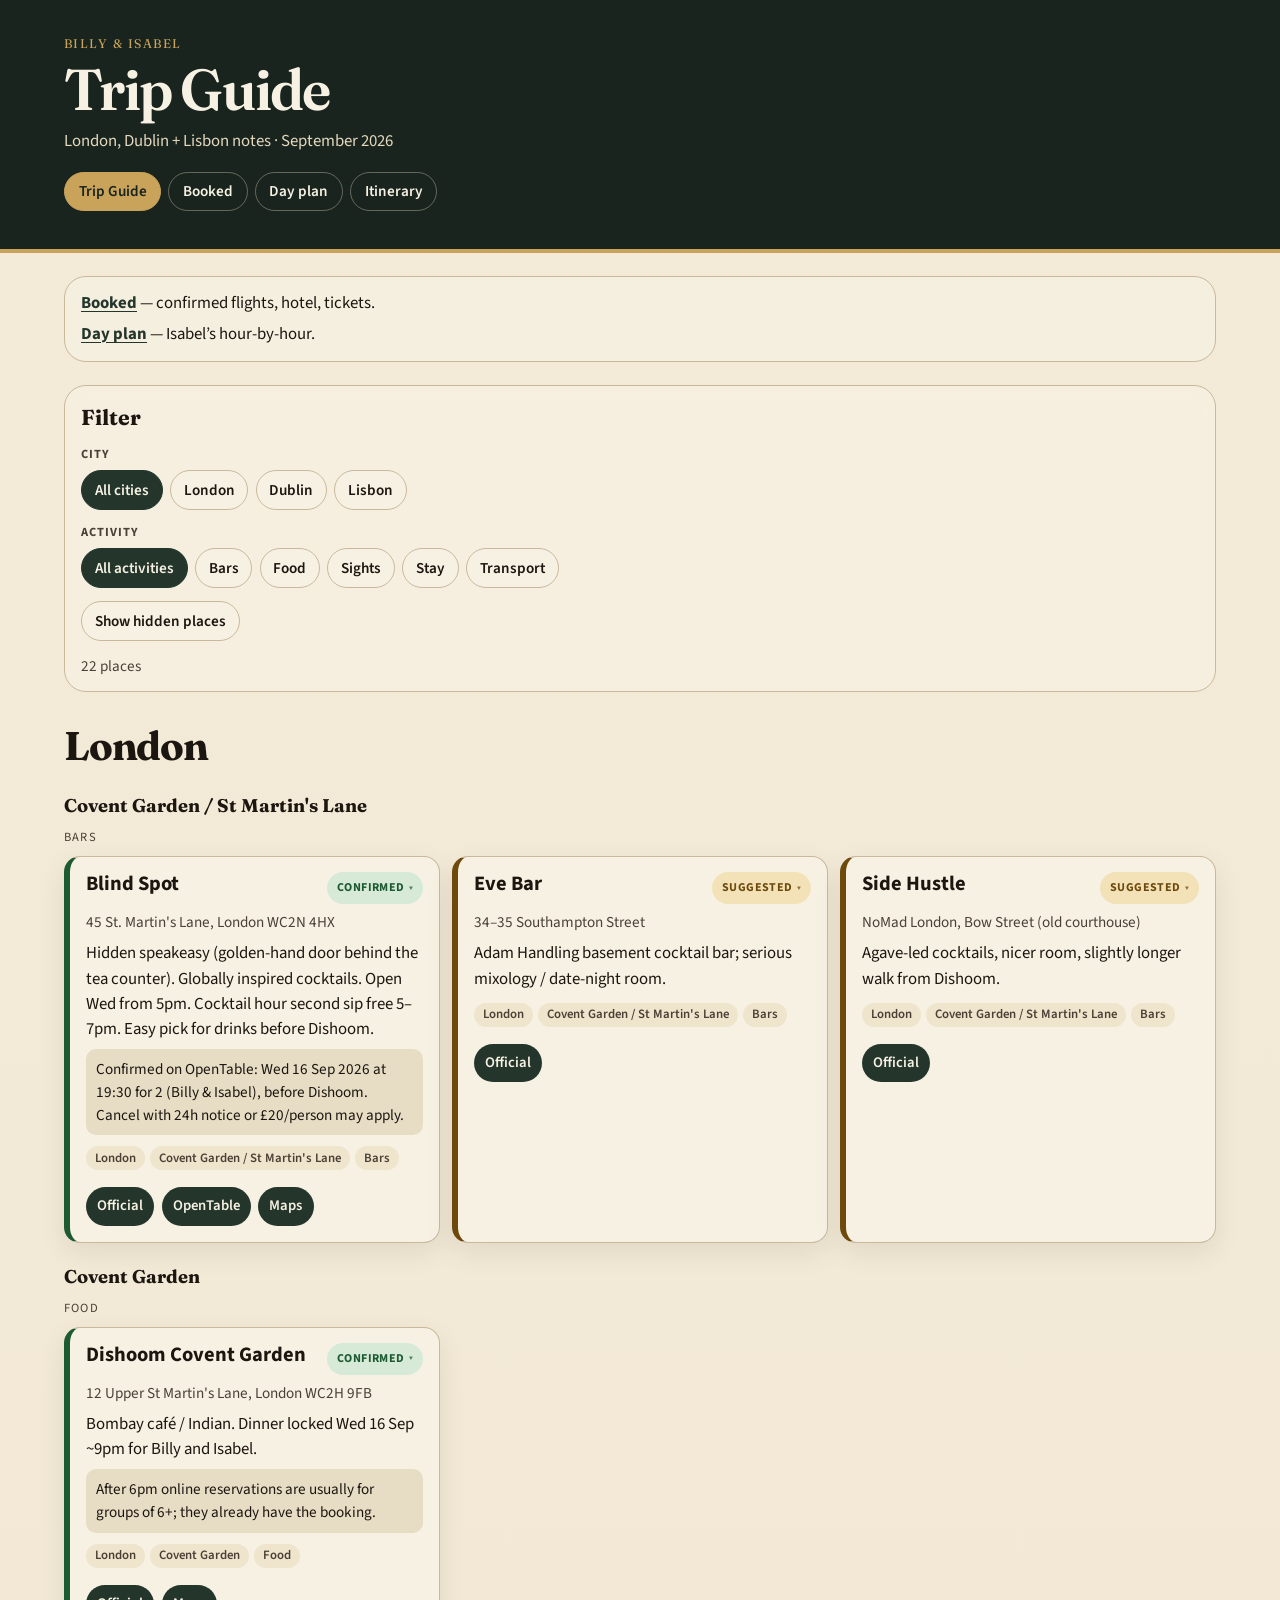
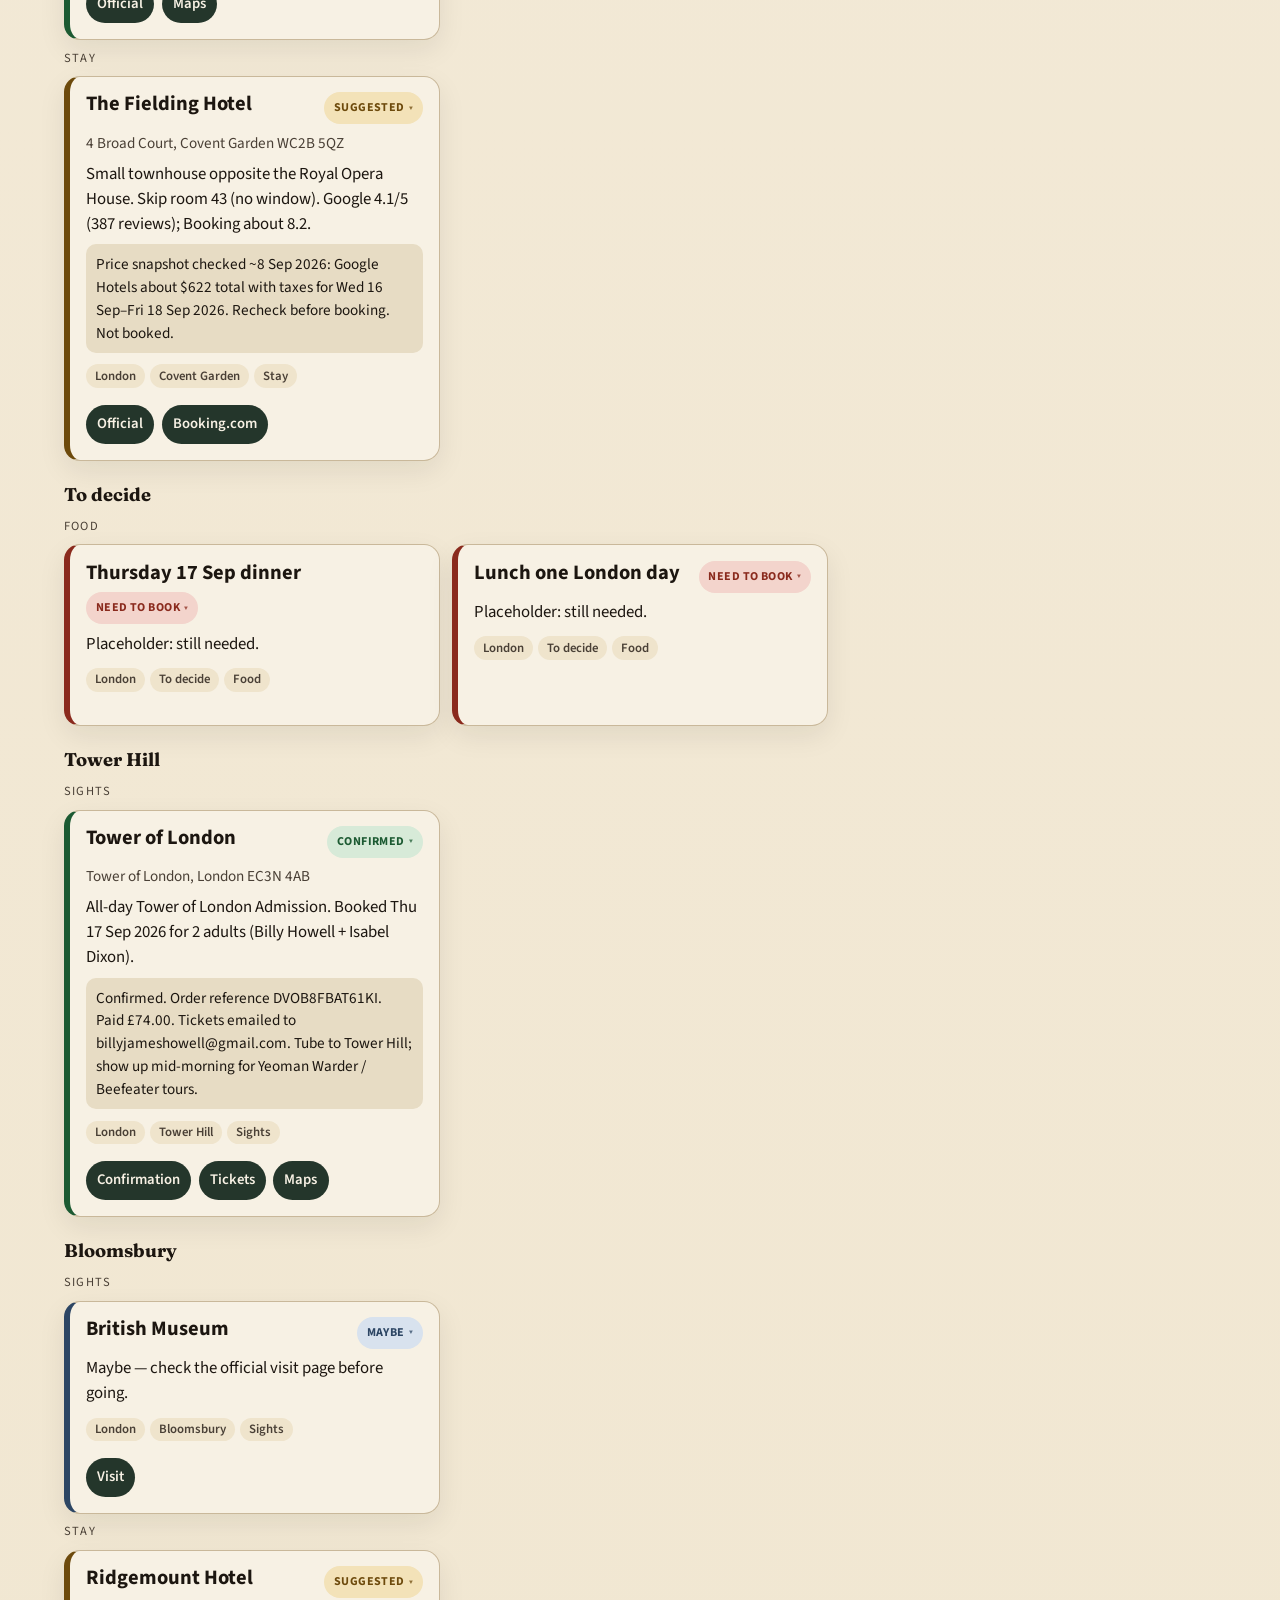
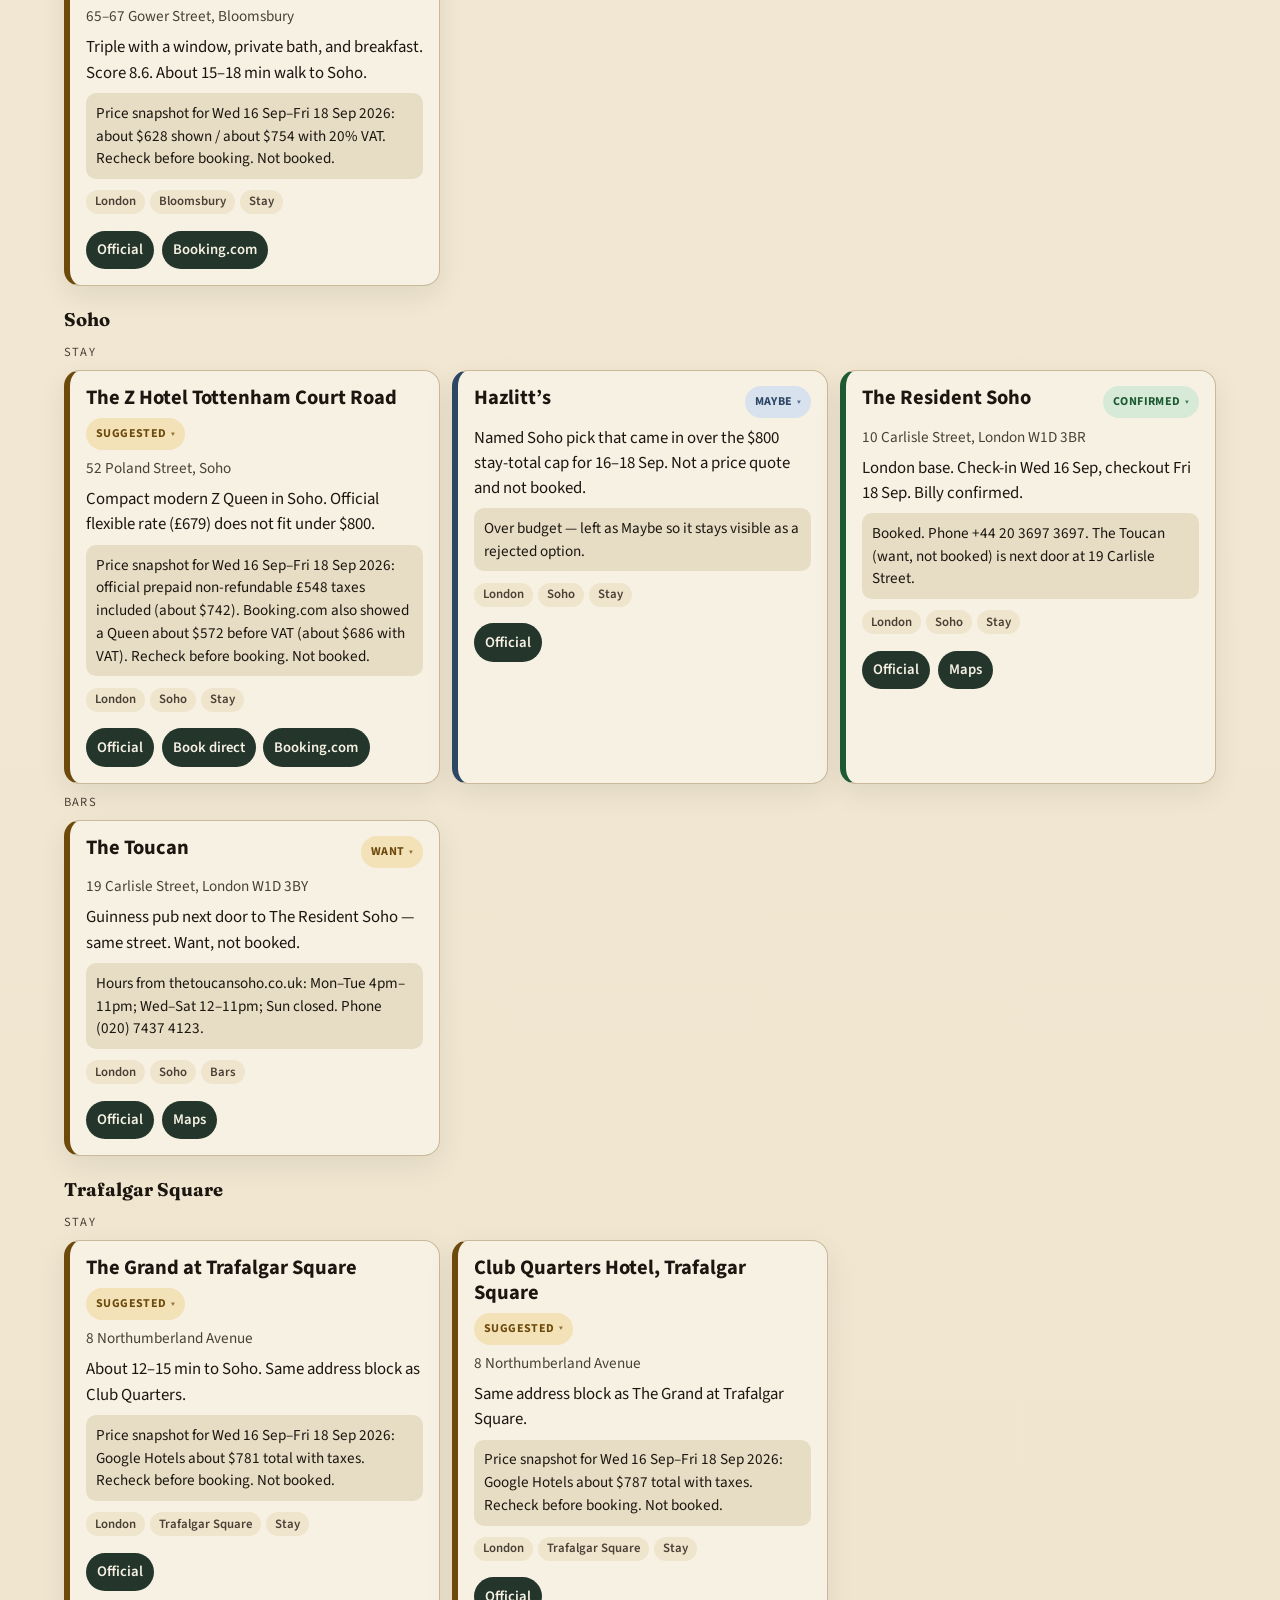
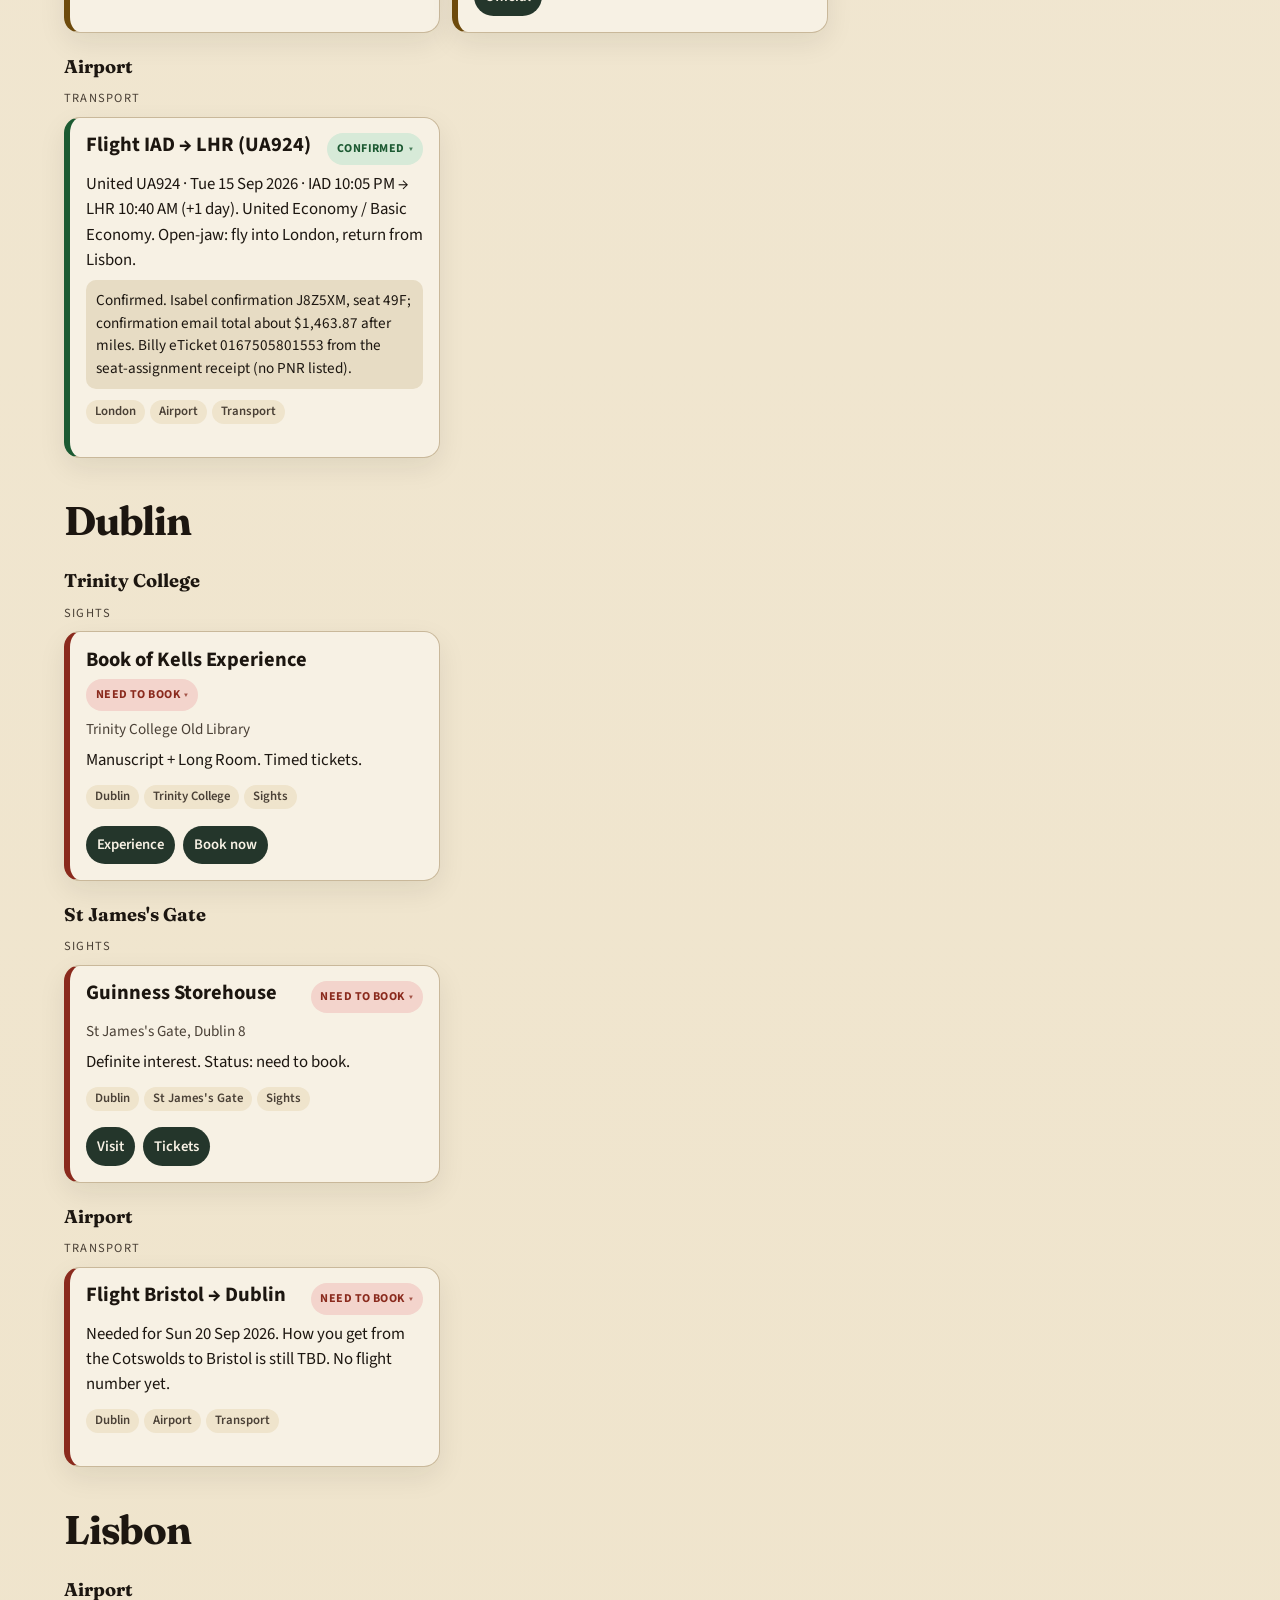
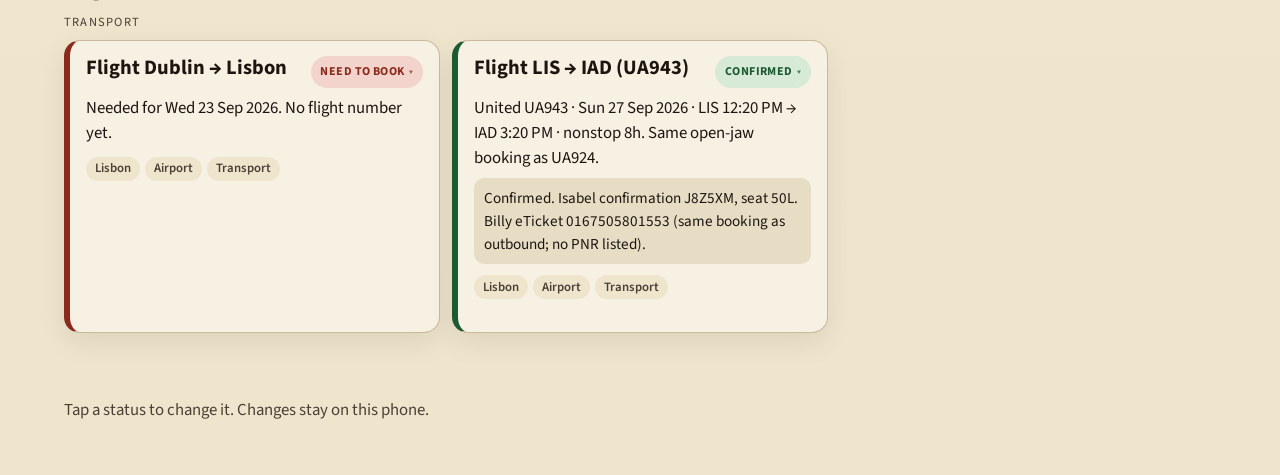
<file: index.html>
<!DOCTYPE html>
<html lang="en">
  <head>
    <meta charset="utf-8" />
    <meta name="viewport" content="width=device-width, initial-scale=1" />
    <meta name="description" content="Trip guide for Billy and Isabel — London and Dublin, September 2026." />
    <title>Trip Guide</title>
    <link rel="preconnect" href="https://fonts.googleapis.com" />
    <link rel="preconnect" href="https://fonts.gstatic.com" crossorigin />
    <link
      href="https://fonts.googleapis.com/css2?family=Fraunces:ital,opsz,wght@0,9..144,500;0,9..144,620;1,9..144,500&family=Source+Sans+3:wght@400;500;600;700&display=swap"
      rel="stylesheet"
    />
    <link rel="stylesheet" href="css/styles.css" />
  </head>
  <body>
    <a class="skip-link" href="#places">Skip to places</a>

    <header class="masthead">
      <div class="masthead__inner">
        <p class="eyebrow" id="travelers">Billy &amp; Isabel</p>
        <h1 id="site-title">Trip Guide</h1>
        <p class="lede" id="headline">London + Dublin notes · September 2026</p>
        <nav class="site-nav" aria-label="Site">
          <a href="/" aria-current="page">Trip Guide</a>
          <a href="/booked">Booked</a>
          <a href="/plan">Day plan</a>
          <a href="/itinerary">Itinerary</a>
        </nav>
      </div>
    </header>

    <main>
      <section class="page-cue" aria-label="Quick links">
        <div class="page-cue__inner">
          <p><a class="inline-link" href="/booked">Booked</a> — confirmed flights, hotel, tickets.</p>
          <p><a class="inline-link" href="/plan">Day plan</a> — Isabel’s hour-by-hour.</p>
        </div>
      </section>

      <section class="filters" aria-labelledby="filter-heading">
        <div class="filters__inner">
          <h2 id="filter-heading">Filter</h2>
          <div class="filter-block">
            <p class="filter-label" id="city-filter-label">City</p>
            <div class="chips" id="city-filters" role="group" aria-labelledby="city-filter-label"></div>
          </div>
          <div class="filter-block">
            <p class="filter-label" id="activity-filter-label">Activity</p>
            <div class="chips" id="activity-filters" role="group" aria-labelledby="activity-filter-label"></div>
          </div>
          <div class="filter-block filter-block--hidden">
            <div class="chips" id="device-filters" role="group" aria-label="Hidden places"></div>
          </div>
          <p class="result-count" id="result-count" aria-live="polite"></p>
        </div>
      </section>

      <section class="places" id="places" aria-live="polite">
        <p class="loading" id="loading">Loading places…</p>
      </section>
    </main>

    <footer class="site-footer">
      <p>Tap a status to change it. Changes stay on this phone.</p>
    </footer>

    <script src="js/app.js"></script>
  </body>
</html>
</file>
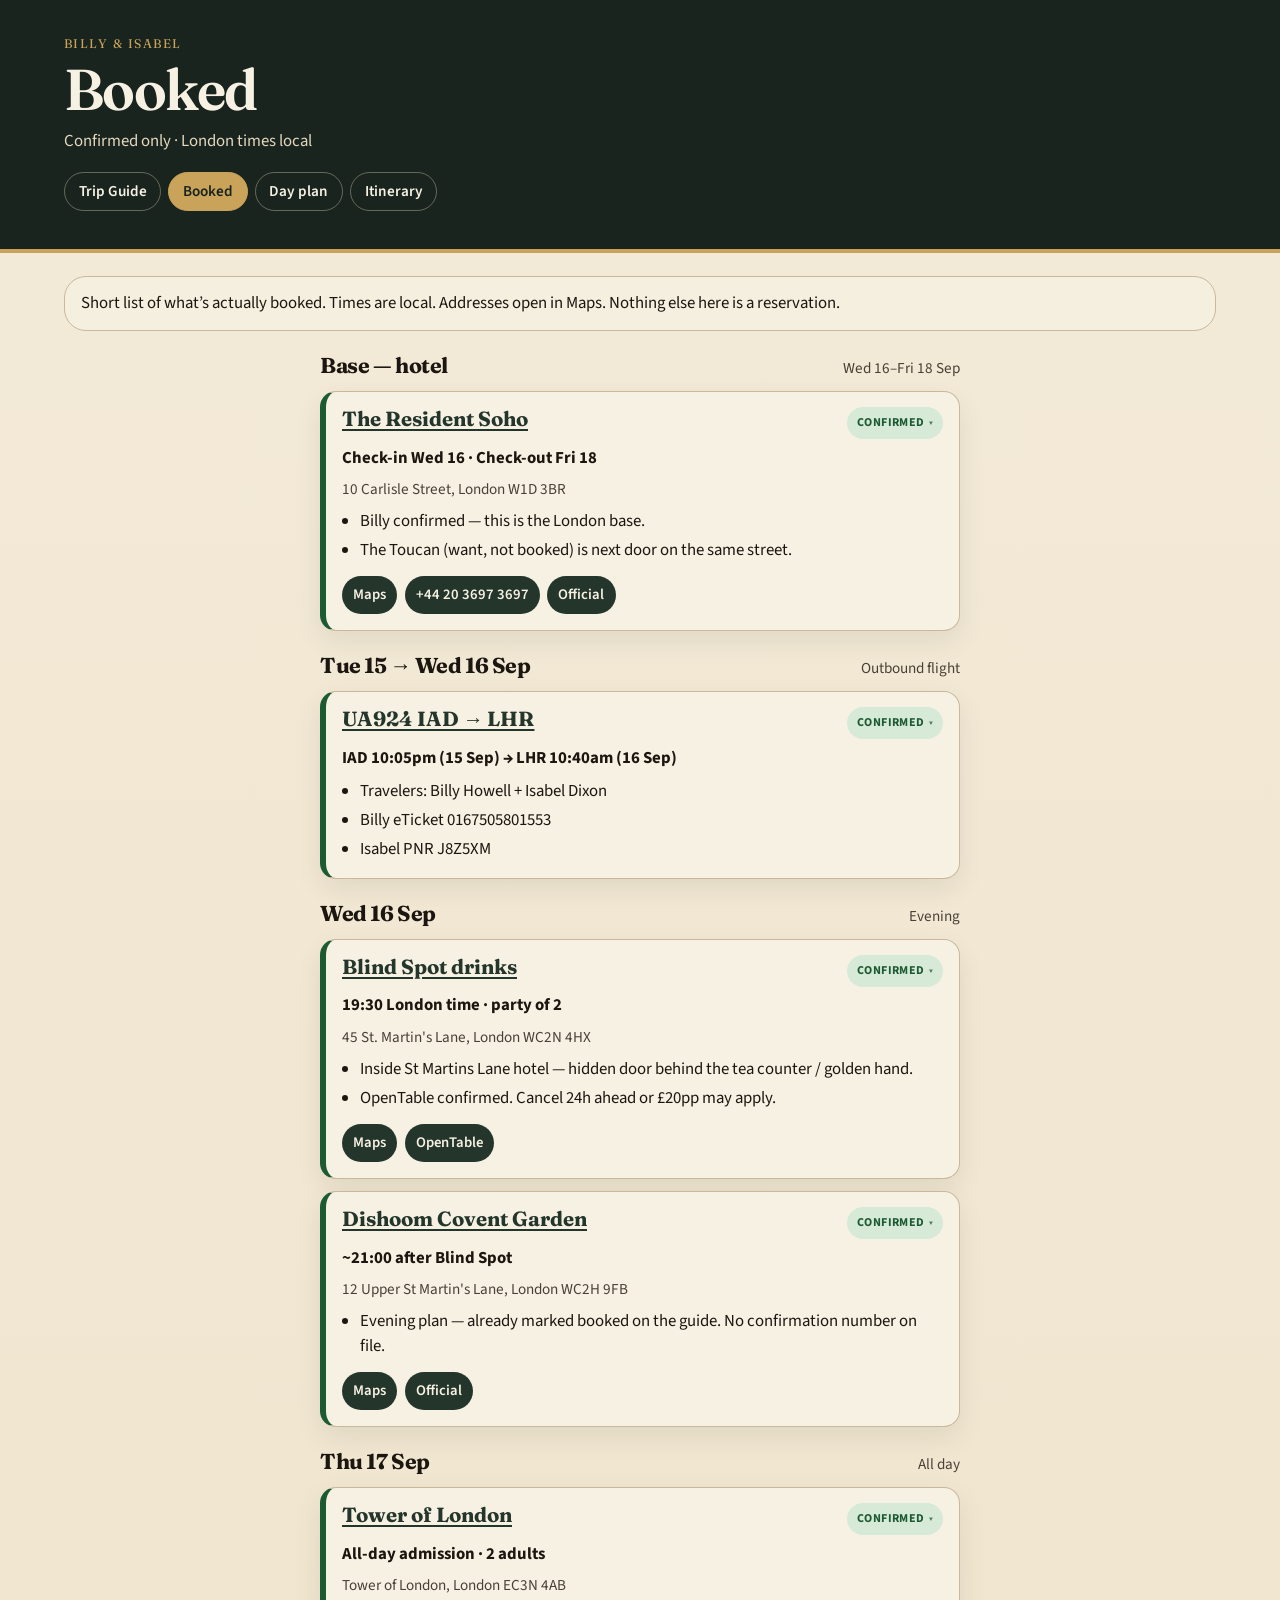
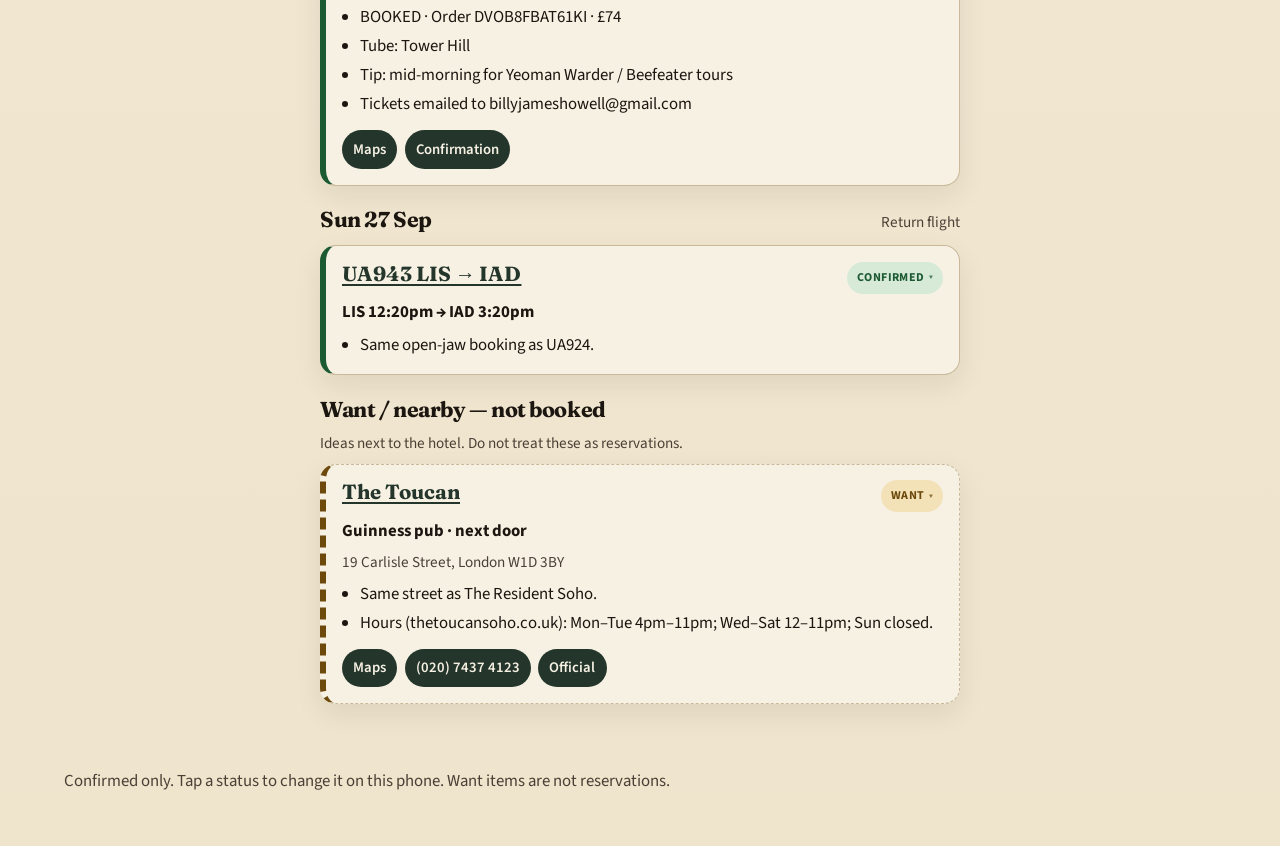
<file: booked.html>
<!DOCTYPE html>
<html lang="en">
  <head>
    <meta charset="utf-8" />
    <meta name="viewport" content="width=device-width, initial-scale=1" />
    <meta name="description" content="Confirmed bookings for Billy and Isabel — hotel, flights, drinks, Tower of London." />
    <title>Booked</title>
    <link rel="preconnect" href="https://fonts.googleapis.com" />
    <link rel="preconnect" href="https://fonts.gstatic.com" crossorigin />
    <link
      href="https://fonts.googleapis.com/css2?family=Fraunces:ital,opsz,wght@0,9..144,500;0,9..144,620;1,9..144,500&family=Source+Sans+3:wght@400;500;600;700&display=swap"
      rel="stylesheet"
    />
    <link rel="stylesheet" href="css/styles.css" />
  </head>
  <body>
    <a class="skip-link" href="#booked">Skip to bookings</a>

    <header class="masthead">
      <div class="masthead__inner">
        <p class="eyebrow" id="travelers">Billy &amp; Isabel</p>
        <h1 id="site-title">Booked</h1>
        <p class="lede" id="headline">Confirmed only · London times local</p>
        <nav class="site-nav" aria-label="Site">
          <a href="/">Trip Guide</a>
          <a href="/booked" aria-current="page">Booked</a>
          <a href="/plan">Day plan</a>
          <a href="/itinerary">Itinerary</a>
        </nav>
      </div>
    </header>

    <main>
      <section class="scan-intro" aria-labelledby="booked-intro-heading">
        <div class="scan-intro__inner">
          <h2 id="booked-intro-heading" class="visually-hidden">How to read this</h2>
          <p id="booked-intro">Short list of what’s actually booked. Times are local. Addresses open in Maps.</p>
        </div>
      </section>

      <section class="scan-page" id="booked" aria-live="polite">
        <p class="loading" id="loading">Loading bookings…</p>
      </section>
    </main>

    <footer class="site-footer">
      <p>Confirmed only. Tap a status to change it on this phone. Want items are not reservations.</p>
    </footer>

    <script src="js/booked.js"></script>
  </body>
</html>
</file>
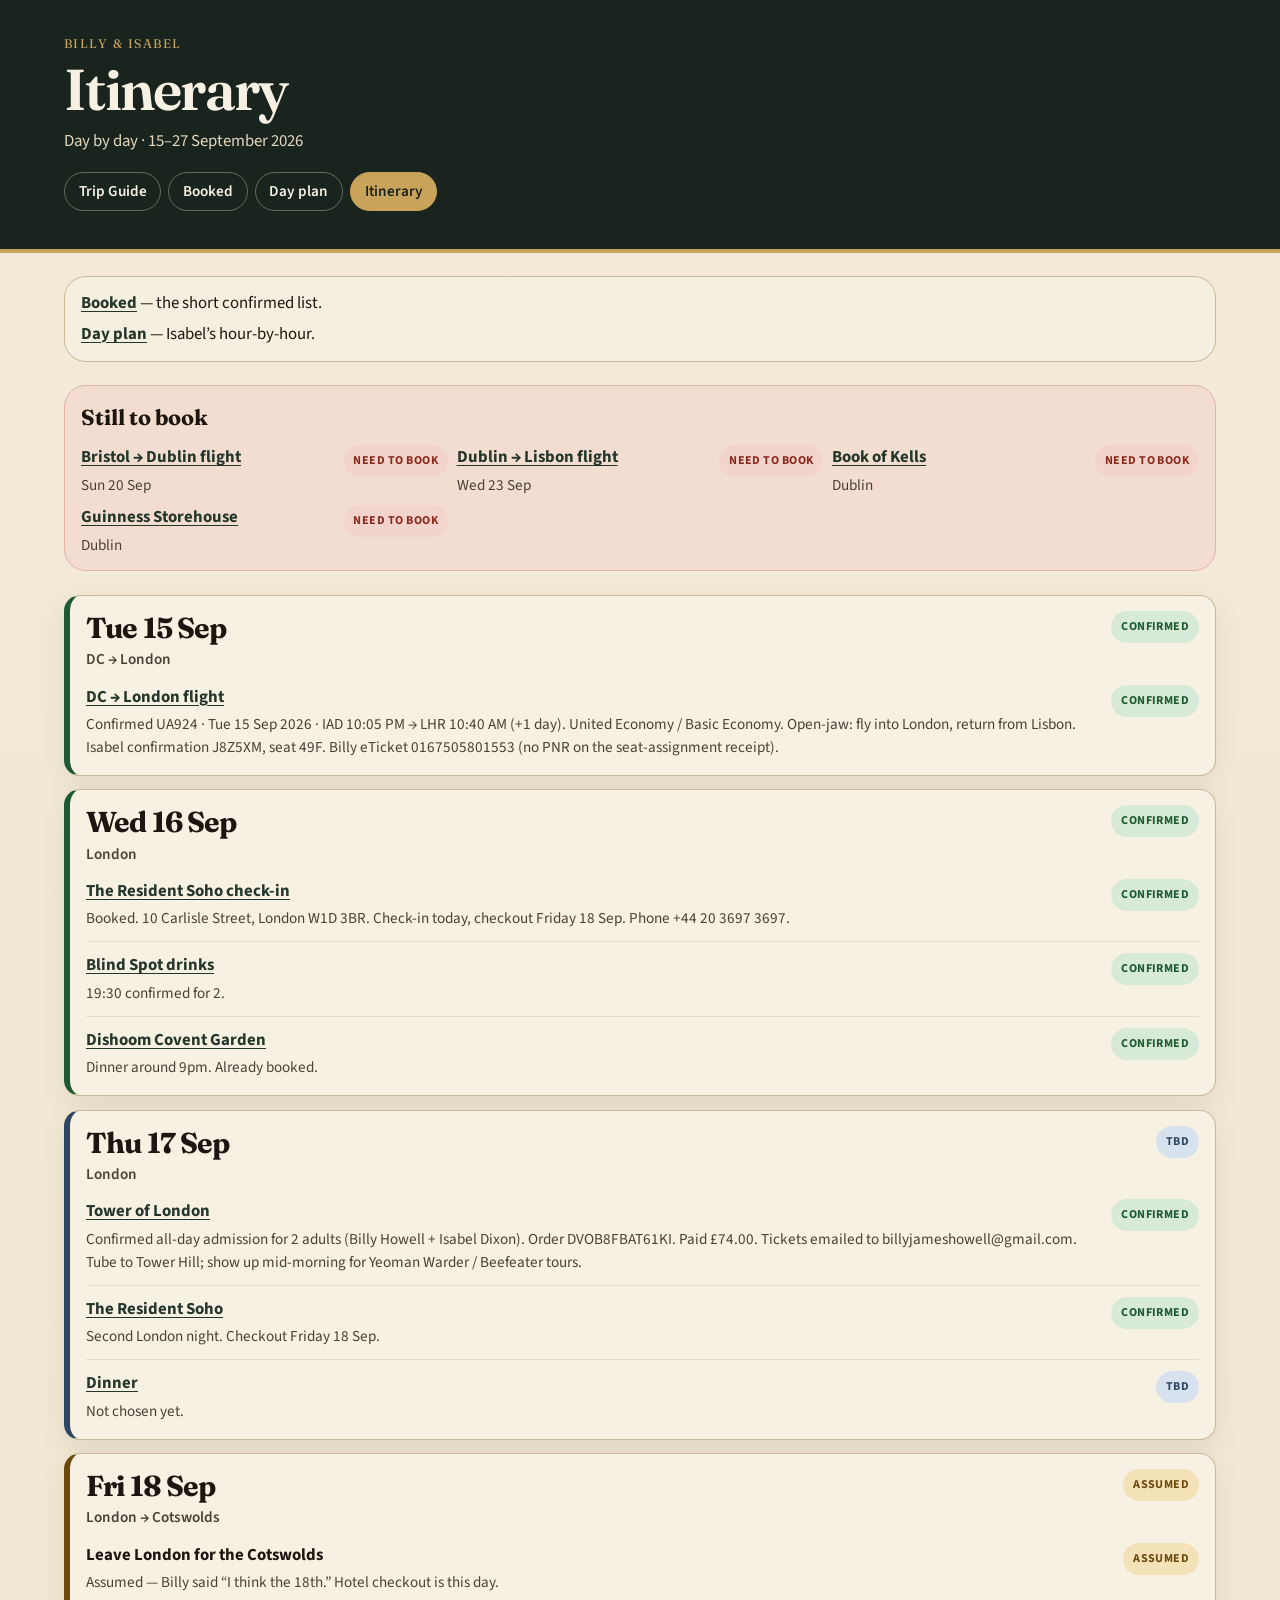
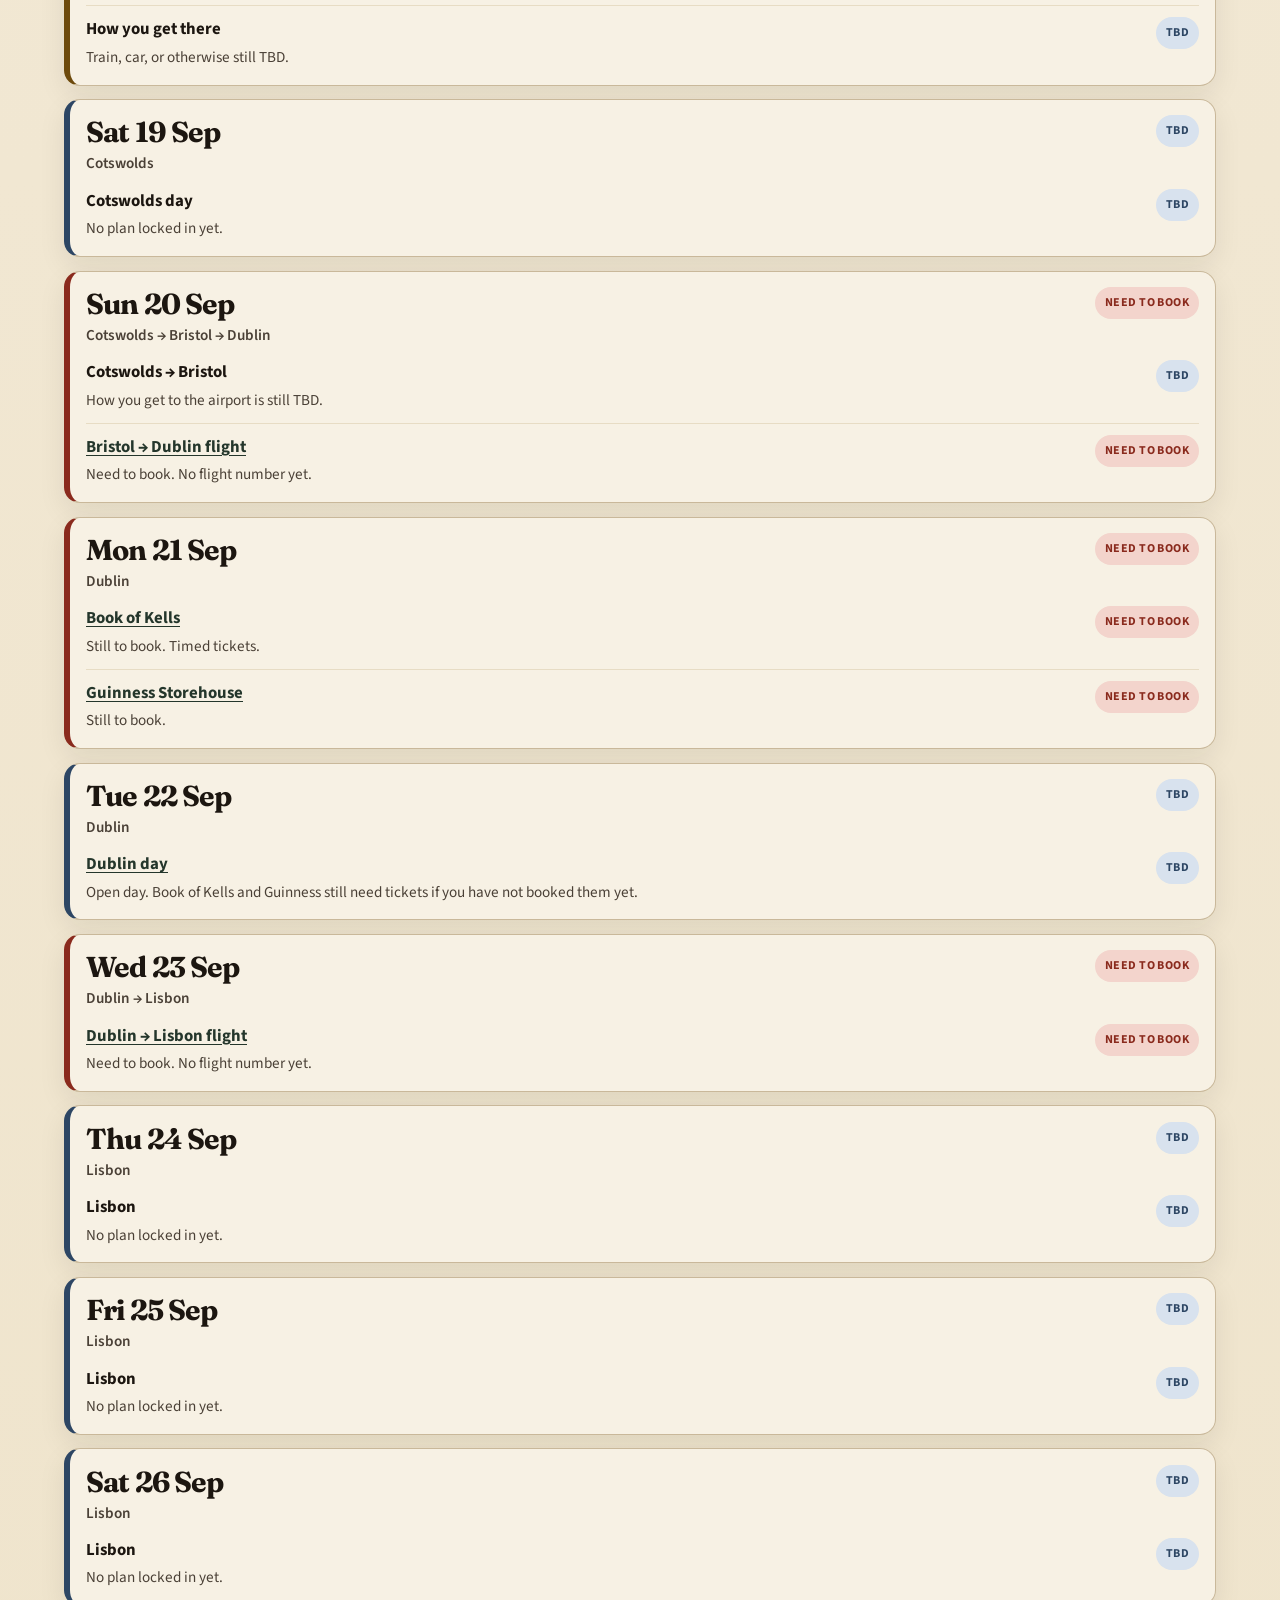
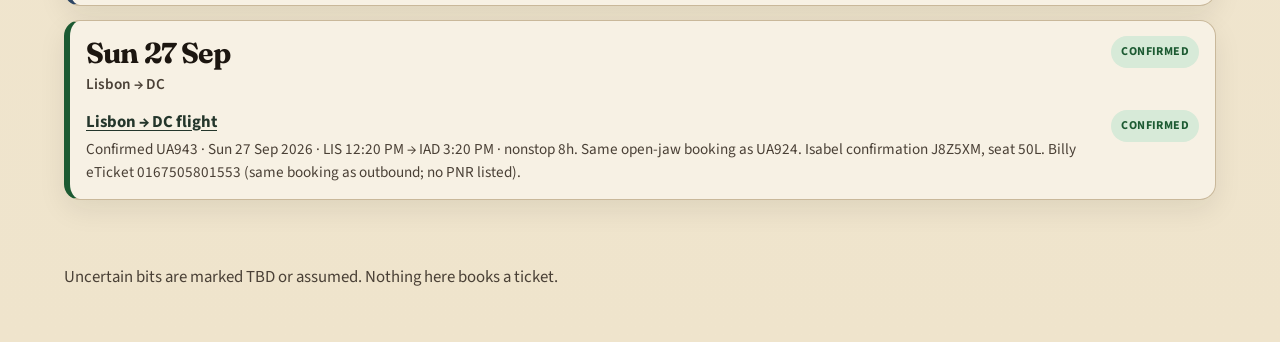
<file: itinerary.html>
<!DOCTYPE html>
<html lang="en">
  <head>
    <meta charset="utf-8" />
    <meta name="viewport" content="width=device-width, initial-scale=1" />
    <meta name="description" content="Day-by-day itinerary for Billy and Isabel — September 2026." />
    <title>Itinerary</title>
    <link rel="preconnect" href="https://fonts.googleapis.com" />
    <link rel="preconnect" href="https://fonts.gstatic.com" crossorigin />
    <link
      href="https://fonts.googleapis.com/css2?family=Fraunces:ital,opsz,wght@0,9..144,500;0,9..144,620;1,9..144,500&family=Source+Sans+3:wght@400;500;600;700&display=swap"
      rel="stylesheet"
    />
    <link rel="stylesheet" href="css/styles.css" />
  </head>
  <body>
    <a class="skip-link" href="#days">Skip to days</a>

    <header class="masthead">
      <div class="masthead__inner">
        <p class="eyebrow" id="travelers">Billy &amp; Isabel</p>
        <h1 id="site-title">Itinerary</h1>
        <p class="lede" id="headline">Day by day · 15–27 September 2026</p>
        <nav class="site-nav" aria-label="Site">
          <a href="/">Trip Guide</a>
          <a href="/booked">Booked</a>
          <a href="/plan">Day plan</a>
          <a href="/itinerary" aria-current="page">Itinerary</a>
        </nav>
      </div>
    </header>

    <main>
      <section class="page-cue" aria-label="Quick links">
        <div class="page-cue__inner">
          <p><a class="inline-link" href="/booked">Booked</a> — the short confirmed list.</p>
          <p><a class="inline-link" href="/plan">Day plan</a> — Isabel’s hour-by-hour.</p>
        </div>
      </section>

      <section class="open-tasks" id="still-to-book" aria-labelledby="open-tasks-heading">
        <div class="open-tasks__inner">
          <h2 id="open-tasks-heading">Still to book</h2>
          <ul class="open-task-list" id="open-tasks"></ul>
        </div>
      </section>

      <section class="days" id="days" aria-live="polite">
        <p class="loading" id="loading">Loading itinerary…</p>
      </section>
    </main>

    <footer class="site-footer">
      <p>Uncertain bits are marked TBD or assumed. Nothing here books a ticket.</p>
    </footer>

    <script src="js/itinerary.js"></script>
  </body>
</html>
</file>
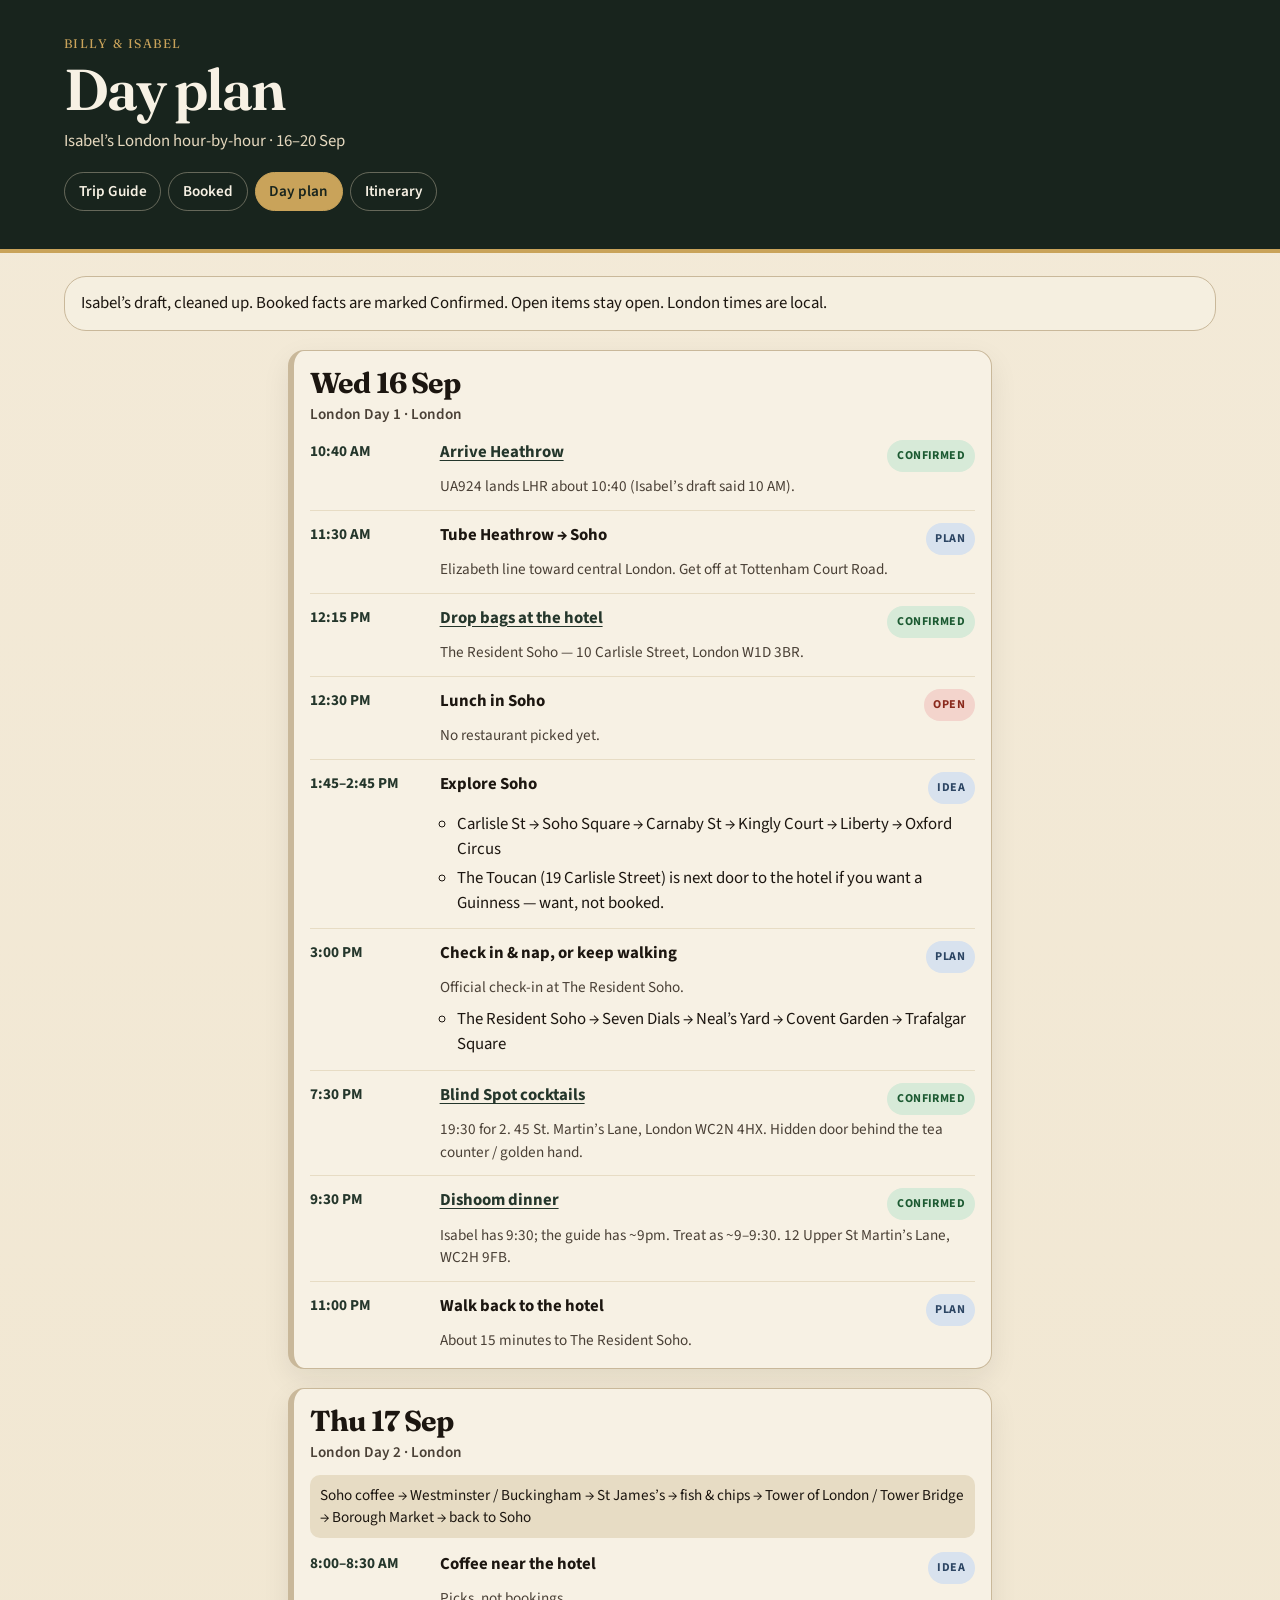
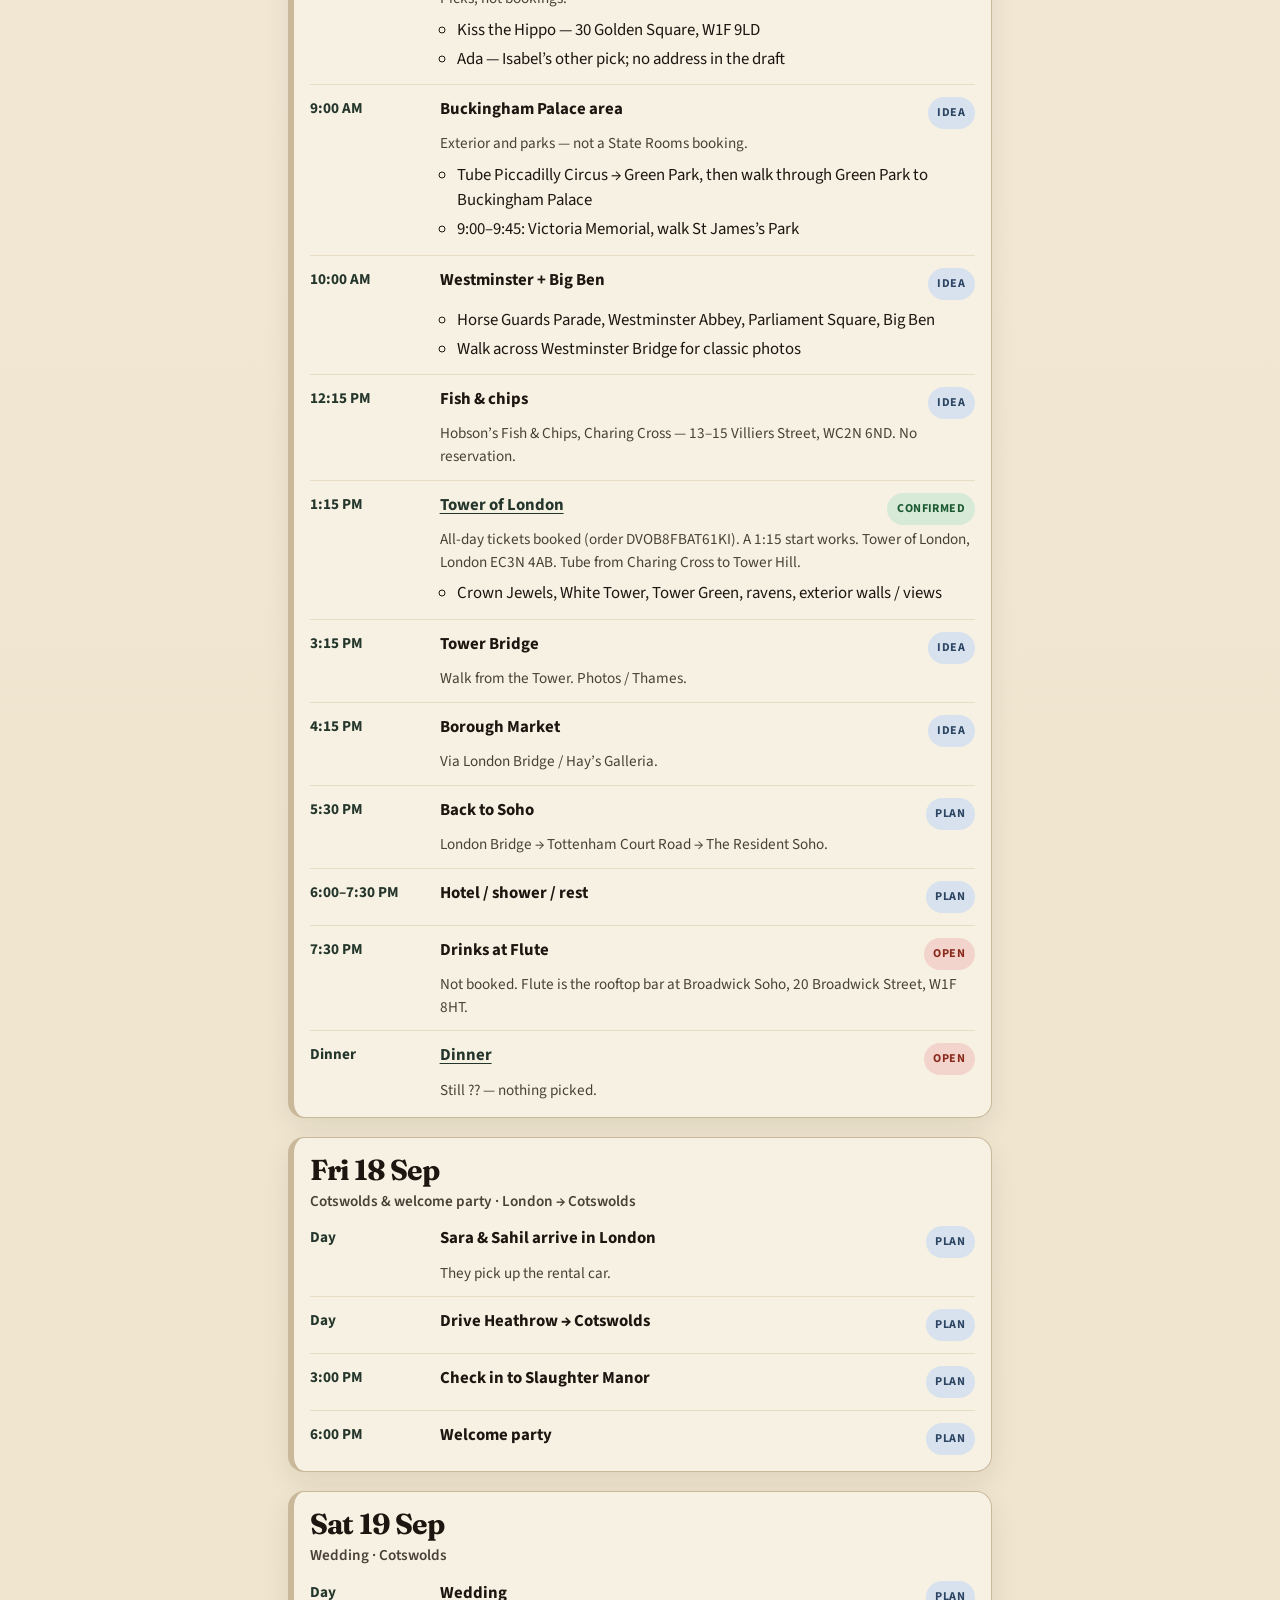
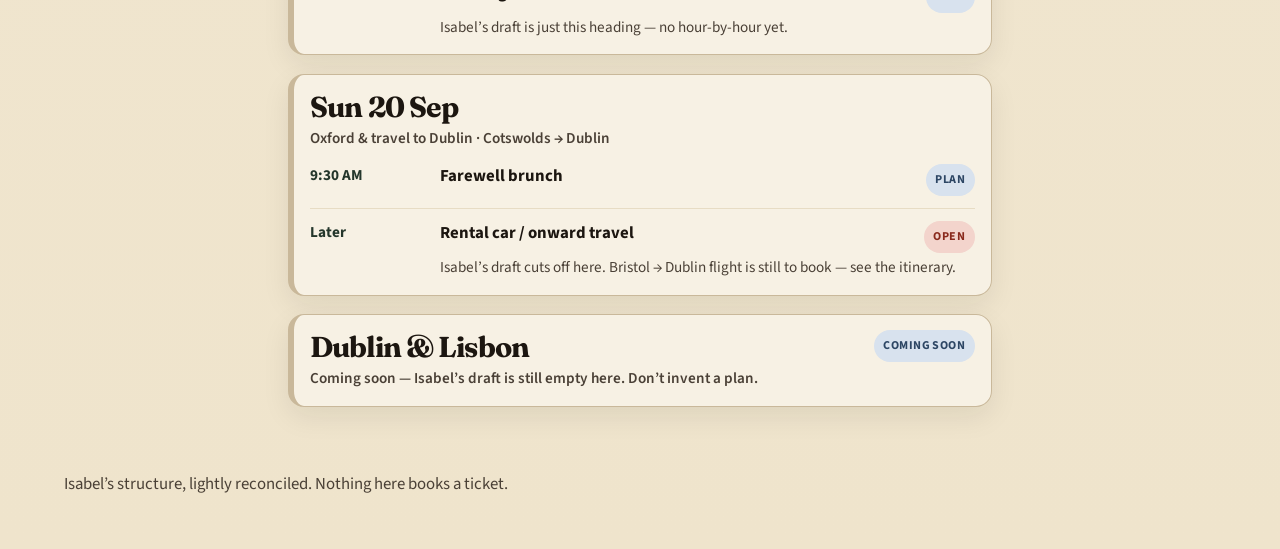
<file: plan.html>
<!DOCTYPE html>
<html lang="en">
  <head>
    <meta charset="utf-8" />
    <meta name="viewport" content="width=device-width, initial-scale=1" />
    <meta name="description" content="Isabel’s hour-by-hour London day plan for Billy and Isabel — September 2026." />
    <title>Day plan</title>
    <link rel="preconnect" href="https://fonts.googleapis.com" />
    <link rel="preconnect" href="https://fonts.gstatic.com" crossorigin />
    <link
      href="https://fonts.googleapis.com/css2?family=Fraunces:ital,opsz,wght@0,9..144,500;0,9..144,620;1,9..144,500&family=Source+Sans+3:wght@400;500;600;700&display=swap"
      rel="stylesheet"
    />
    <link rel="stylesheet" href="css/styles.css" />
  </head>
  <body>
    <a class="skip-link" href="#plan">Skip to days</a>

    <header class="masthead">
      <div class="masthead__inner">
        <p class="eyebrow" id="travelers">Billy &amp; Isabel</p>
        <h1 id="site-title">Day plan</h1>
        <p class="lede" id="headline">Isabel’s London hour-by-hour · 16–20 Sep</p>
        <nav class="site-nav" aria-label="Site">
          <a href="/">Trip Guide</a>
          <a href="/booked">Booked</a>
          <a href="/plan" aria-current="page">Day plan</a>
          <a href="/itinerary">Itinerary</a>
        </nav>
      </div>
    </header>

    <main>
      <section class="scan-intro" aria-labelledby="plan-intro-heading">
        <div class="scan-intro__inner">
          <h2 id="plan-intro-heading" class="visually-hidden">How to read this</h2>
          <p id="plan-intro">Isabel’s draft, cleaned up. Booked facts are marked Confirmed. Open items stay open.</p>
        </div>
      </section>

      <section class="scan-page scan-page--plan" id="plan" aria-live="polite">
        <p class="loading" id="loading">Loading day plan…</p>
      </section>
    </main>

    <footer class="site-footer">
      <p>Isabel’s structure, lightly reconciled. Nothing here books a ticket.</p>
    </footer>

    <script src="js/plan.js"></script>
  </body>
</html>
</file>
<file: css/styles.css>
:root {
  --paper: #f3ead8;
  --paper-deep: #e7dcc4;
  --ink: #1c1610;
  --ink-soft: #4a4036;
  --rule: #c9b89a;
  --forest: #24362b;
  --forest-deep: #18241d;
  --cream: #f7f1e4;
  --gold: #c9a35a;
  --confirmed-bg: #d7ead8;
  --confirmed-ink: #1c5a32;
  --suggested-bg: #f3e2b8;
  --suggested-ink: #6d4a0c;
  --maybe-bg: #d8e2ee;
  --maybe-ink: #2d4664;
  --book-bg: #f3d4cc;
  --book-ink: #8a2a1d;
  --requested-bg: #e6d7f0;
  --requested-ink: #5a2f78;
  --hidden-bg: #e4dfd4;
  --hidden-ink: #5c564c;
  --shadow: 0 10px 28px rgba(28, 22, 16, 0.08);
  --radius: 18px;
}

* {
  box-sizing: border-box;
}

html {
  scroll-behavior: smooth;
}

body {
  margin: 0;
  min-height: 100vh;
  color: var(--ink);
  background:
    radial-gradient(1200px 480px at 10% -10%, #f8f1df 0%, transparent 55%),
    linear-gradient(180deg, var(--paper) 0%, #efe4cc 100%);
  font-family: "Source Sans 3", "Segoe UI", sans-serif;
  font-size: 1.05rem;
  line-height: 1.5;
}

h1,
h2,
h3,
.eyebrow {
  font-family: "Fraunces", Georgia, serif;
}

a {
  color: inherit;
}

img,
svg {
  max-width: 100%;
}

.skip-link {
  position: absolute;
  left: 0.75rem;
  top: -3rem;
  z-index: 20;
  padding: 0.5rem 0.75rem;
  background: var(--forest);
  color: var(--cream);
  border-radius: 8px;
}

.skip-link:focus {
  top: 0.75rem;
}

.visually-hidden {
  position: absolute;
  width: 1px;
  height: 1px;
  padding: 0;
  margin: -1px;
  overflow: hidden;
  clip: rect(0, 0, 0, 0);
  border: 0;
}

.masthead {
  background: var(--forest-deep);
  color: var(--cream);
  padding: 1.6rem 1.1rem 1.8rem;
  border-bottom: 4px solid var(--gold);
}

.masthead__inner {
  max-width: 72rem;
  margin: 0 auto;
}

.eyebrow {
  margin: 0 0 0.35rem;
  letter-spacing: 0.12em;
  text-transform: uppercase;
  font-size: 0.78rem;
  color: var(--gold);
}

.masthead h1 {
  margin: 0;
  font-size: clamp(2.1rem, 8vw, 3.6rem);
  font-weight: 620;
  letter-spacing: -0.03em;
  line-height: 1.05;
}

.lede {
  margin: 0.55rem 0 0;
  max-width: 28rem;
  color: #e5d8be;
}

.site-nav {
  display: flex;
  flex-wrap: wrap;
  gap: 0.45rem;
  margin-top: 1.15rem;
}

.site-nav a {
  display: inline-flex;
  align-items: center;
  min-height: 2.4rem;
  padding: 0.35rem 0.85rem;
  border-radius: 999px;
  border: 1px solid rgba(229, 216, 190, 0.38);
  color: var(--cream);
  text-decoration: none;
  font-weight: 600;
  font-size: 0.95rem;
}

.site-nav a:hover,
.site-nav a:focus-visible {
  background: #315043;
}

.site-nav a[aria-current="page"] {
  background: var(--gold);
  border-color: var(--gold);
  color: var(--forest-deep);
}

.filters__inner,
.places,
.days,
.open-tasks__inner,
.page-cue__inner,
.scan-intro__inner,
.scan-page,
.site-footer {
  width: min(72rem, calc(100% - 1.6rem));
  margin-inline: auto;
}








.filters {
  margin-top: 1.4rem;
}

.filters__inner {
  background: rgba(247, 241, 228, 0.72);
  border: 1px solid var(--rule);
  border-radius: 22px;
  padding: 1rem 1rem 0.85rem;
  backdrop-filter: blur(8px);
}

.filters h2 {
  margin: 0 0 0.7rem;
  font-size: 1.35rem;
}

.filter-block + .filter-block {
  margin-top: 0.8rem;
}

.filter-label {
  margin: 0 0 0.4rem;
  font-size: 0.78rem;
  letter-spacing: 0.08em;
  text-transform: uppercase;
  color: var(--ink-soft);
  font-weight: 700;
}

.chips {
  display: flex;
  flex-wrap: wrap;
  gap: 0.45rem;
}

.chip {
  appearance: none;
  border: 1px solid var(--rule);
  background: var(--cream);
  color: var(--ink);
  border-radius: 999px;
  padding: 0.45rem 0.8rem;
  font: inherit;
  font-size: 0.95rem;
  font-weight: 600;
  min-height: 2.5rem;
}

.chip[aria-pressed="true"] {
  background: var(--forest);
  border-color: var(--forest);
  color: var(--cream);
}

.result-count {
  margin: 0.85rem 0 0;
  color: var(--ink-soft);
  font-size: 0.95rem;
}

.places {
  margin-top: 1.5rem;
  padding-bottom: 3rem;
}

.loading,
.empty,
.error {
  background: var(--cream);
  border: 1px dashed var(--rule);
  border-radius: var(--radius);
  padding: 1.2rem;
}

.error {
  border-color: #c47a6a;
  background: #f8e4de;
}

.city-block + .city-block {
  margin-top: 2.1rem;
}

.city-title {
  margin: 0 0 0.2rem;
  font-size: clamp(1.8rem, 6vw, 2.5rem);
  letter-spacing: -0.03em;
}

.neighborhood-block + .neighborhood-block {
  margin-top: 1.25rem;
}

.neighborhood-title {
  margin: 1rem 0 0.15rem;
  font-size: 1.15rem;
}

.activity-title {
  margin: 0.55rem 0 0.55rem;
  font-size: 0.78rem;
  letter-spacing: 0.1em;
  text-transform: uppercase;
  color: var(--ink-soft);
}

.card-list {
  display: grid;
  gap: 0.75rem;
}

.place-card {
  background: var(--cream);
  border: 1px solid var(--rule);
  border-left: 6px solid var(--rule);
  border-radius: 16px;
  padding: 0.95rem 1rem 1rem;
  box-shadow: var(--shadow);
  scroll-margin-top: 1rem;
}

.place-card:target {
  outline: 2px solid var(--forest);
  outline-offset: 2px;
}

.place-card[data-status="confirmed"] {
  border-left-color: var(--confirmed-ink);
}

.place-card[data-status="suggested"] {
  border-left-color: var(--suggested-ink);
}

.place-card[data-status="want"] {
  border-left-color: var(--suggested-ink);
}

.place-card[data-status="maybe"] {
  border-left-color: var(--maybe-ink);
}

.place-card[data-status="need-to-book"] {
  border-left-color: var(--book-ink);
}

.place-card[data-status="requested"] {
  border-left-color: var(--requested-ink);
}

.place-card[data-status="hidden"] {
  border-left-color: var(--hidden-ink);
}

.place-card--hidden {
  opacity: 0.78;
}

.place-card:has(.status-picker) {
  position: relative;
  z-index: 4;
}

.place-card__top {
  display: flex;
  flex-wrap: wrap;
  justify-content: space-between;
  gap: 0.45rem 0.75rem;
  align-items: flex-start;
}

.place-card h4 {
  margin: 0;
  font-size: 1.28rem;
  line-height: 1.2;
}

.address,
.description,
.note {
  margin: 0.45rem 0 0;
}

.address {
  color: var(--ink-soft);
  font-size: 0.95rem;
}

.note {
  padding: 0.55rem 0.65rem;
  background: var(--paper-deep);
  border-radius: 10px;
  font-size: 0.95rem;
}

.status-wrap {
  position: relative;
  display: flex;
  flex-direction: column;
  align-items: flex-end;
  gap: 0.2rem;
}

.status {
  display: inline-flex;
  align-items: center;
  gap: 0.25rem;
  border: 0;
  border-radius: 999px;
  padding: 0.28rem 0.6rem;
  font: inherit;
  font-size: 0.75rem;
  font-weight: 700;
  letter-spacing: 0.04em;
  text-transform: uppercase;
  white-space: nowrap;
  cursor: pointer;
  min-height: 2rem;
}

button.status:hover,
button.status:focus-visible {
  outline: 2px solid var(--forest);
  outline-offset: 2px;
}

.status__caret {
  font-size: 0.7rem;
  opacity: 0.75;
}

.status-cue {
  margin: 0;
  font-size: 0.68rem;
  font-weight: 600;
  letter-spacing: 0.02em;
  color: var(--ink-soft);
}

.status-picker {
  position: absolute;
  right: 0;
  top: calc(100% + 0.35rem);
  z-index: 8;
  min-width: 12.5rem;
  padding: 0.5rem;
  background: var(--cream);
  border: 1px solid var(--rule);
  border-radius: 14px;
  box-shadow: var(--shadow);
}

.status-picker__label {
  margin: 0 0 0.4rem;
  font-size: 0.7rem;
  font-weight: 700;
  letter-spacing: 0.08em;
  text-transform: uppercase;
  color: var(--ink-soft);
}

.status-picker__options {
  display: grid;
  gap: 0.3rem;
}

.status-option {
  appearance: none;
  width: 100%;
  text-align: left;
  border: 1px solid transparent;
  border-radius: 999px;
  padding: 0.4rem 0.65rem;
  font: inherit;
  font-size: 0.82rem;
  font-weight: 700;
  letter-spacing: 0.03em;
  text-transform: uppercase;
  cursor: pointer;
  min-height: 2.35rem;
}

.status-option[aria-selected="true"] {
  border-color: var(--forest);
  box-shadow: inset 0 0 0 1px var(--forest);
}

.status--confirmed {
  background: var(--confirmed-bg);
  color: var(--confirmed-ink);
}

.status--suggested {
  background: var(--suggested-bg);
  color: var(--suggested-ink);
}

.status--want {
  background: var(--suggested-bg);
  color: var(--suggested-ink);
}

.status--open {
  background: var(--book-bg);
  color: var(--book-ink);
}

.status--idea,
.status--plan {
  background: var(--maybe-bg);
  color: var(--maybe-ink);
}

.status--maybe {
  background: var(--maybe-bg);
  color: var(--maybe-ink);
}

.status--need-to-book {
  background: var(--book-bg);
  color: var(--book-ink);
}

.status--requested {
  background: var(--requested-bg);
  color: var(--requested-ink);
}

.status--hidden {
  background: var(--hidden-bg);
  color: var(--hidden-ink);
}

.status--tbd {
  background: var(--maybe-bg);
  color: var(--maybe-ink);
}

.status--assumed {
  background: var(--suggested-bg);
  color: var(--suggested-ink);
}

.tags {
  display: flex;
  flex-wrap: wrap;
  gap: 0.35rem;
  margin-top: 0.7rem;
  padding: 0;
  list-style: none;
}

.tags li {
  background: #efe4cc;
  border-radius: 999px;
  padding: 0.15rem 0.55rem;
  font-size: 0.8rem;
  font-weight: 600;
  color: var(--ink-soft);
}

.links {
  display: flex;
  flex-wrap: wrap;
  gap: 0.45rem;
  margin-top: 0.8rem;
}

.links a {
  display: inline-flex;
  align-items: center;
  min-height: 2.4rem;
  padding: 0.35rem 0.7rem;
  border-radius: 999px;
  background: var(--forest);
  color: var(--cream);
  text-decoration: none;
  font-weight: 600;
  font-size: 0.92rem;
}

.links a:hover,
.links a:focus-visible {
  background: #315043;
}

.site-footer {
  padding: 0 0 2.2rem;
  color: var(--ink-soft);
}

.site-footer code {
  font-size: 0.92em;
}

@media (min-width: 720px) {
  .masthead {
    padding: 2.2rem 1.5rem 2.4rem;
  }


  .card-list {
    grid-template-columns: repeat(2, 1fr);
  }
}

@media (min-width: 1080px) {
  .card-list {
    grid-template-columns: repeat(3, 1fr);
  }
}

.filter-block--hidden .filter-label { display: none; }
.filter-block--hidden { margin-top: 0.35rem; }

.open-tasks {
  margin-top: 1.4rem;
}

.open-tasks--empty {
  display: none;
}

.open-tasks__inner {
  background: rgba(243, 212, 204, 0.55);
  border: 1px solid #e2b2a6;
  border-radius: 22px;
  padding: 1rem 1rem 0.85rem;
}

.open-tasks h2 {
  margin: 0 0 0.7rem;
  font-size: 1.35rem;
}

.open-task-list {
  list-style: none;
  margin: 0;
  padding: 0;
  display: grid;
  gap: 0.55rem;
}

.open-task,
.day-item {
  display: flex;
  flex-wrap: wrap;
  justify-content: space-between;
  align-items: flex-start;
  gap: 0.4rem 0.75rem;
}

.open-task__title,
.day-item__title {
  margin: 0;
  font-weight: 700;
}

.open-task__when,
.day-item__detail,
.day-card__place {
  margin: 0.2rem 0 0;
  color: var(--ink-soft);
  font-size: 0.95rem;
}

.days {
  margin-top: 1.5rem;
  padding-bottom: 3rem;
  display: grid;
  gap: 0.85rem;
}

.day-card {
  background: var(--cream);
  border: 1px solid var(--rule);
  border-left: 6px solid var(--rule);
  border-radius: 16px;
  padding: 0.95rem 1rem 1rem;
  box-shadow: var(--shadow);
}

.day-card[data-status="confirmed"] {
  border-left-color: var(--confirmed-ink);
}

.day-card[data-status="need-to-book"] {
  border-left-color: var(--book-ink);
}

.day-card[data-status="tbd"] {
  border-left-color: var(--maybe-ink);
}

.day-card[data-status="assumed"] {
  border-left-color: var(--suggested-ink);
}

.day-card__top {
  display: flex;
  flex-wrap: wrap;
  justify-content: space-between;
  gap: 0.45rem 0.75rem;
  align-items: flex-start;
}

.day-card__when {
  margin: 0;
  font-size: clamp(1.35rem, 5vw, 1.8rem);
  letter-spacing: -0.03em;
  line-height: 1.15;
}

.day-card__place {
  margin-top: 0.25rem;
  font-weight: 600;
}

.day-items {
  list-style: none;
  margin: 0.85rem 0 0;
  padding: 0;
  display: grid;
  gap: 0.7rem;
}

.day-item + .day-item {
  border-top: 1px solid var(--paper-deep);
  padding-top: 0.7rem;
}

.day-item__body {
  min-width: min(100%, 14rem);
  flex: 1;
}

.open-task .status,
.day-card .status {
  cursor: default;
}

.inline-link {
  color: var(--forest);
  font-weight: 700;
  text-underline-offset: 0.15em;
}

.inline-link:hover,
.inline-link:focus-visible {
  color: #315043;
}

@media (min-width: 720px) {
  .open-task-list {
    grid-template-columns: repeat(2, 1fr);
  }
}

@media (min-width: 1080px) {
  .open-task-list {
    grid-template-columns: repeat(3, 1fr);
  }
}

.page-cue {
  margin-top: 1.4rem;
}

.page-cue__inner,
.scan-intro__inner {
  background: rgba(247, 241, 228, 0.72);
  border: 1px solid var(--rule);
  border-radius: 22px;
  padding: 0.9rem 1rem;
}

.page-cue__inner p,
.scan-intro__inner p {
  margin: 0;
}

.page-cue__inner p + p {
  margin-top: 0.35rem;
}

.scan-intro {
  margin-top: 1.4rem;
}

.scan-page {
  width: min(40rem, calc(100% - 1.6rem));
  margin-top: 1.15rem;
  padding-bottom: 3rem;
  display: grid;
  gap: 1.15rem;
}

.scan-page--plan {
  width: min(44rem, calc(100% - 1.6rem));
}

.booked-group__head {
  display: flex;
  flex-wrap: wrap;
  justify-content: space-between;
  gap: 0.25rem 0.75rem;
  align-items: baseline;
  margin-bottom: 0.55rem;
}

.booked-group__label {
  margin: 0;
  font-size: 1.35rem;
  letter-spacing: -0.02em;
}

.booked-group__when,
.booked-group__intro {
  margin: 0;
  color: var(--ink-soft);
  font-size: 0.95rem;
}

.booked-group__intro {
  margin: -0.15rem 0 0.55rem;
}

.booked-list {
  display: grid;
  gap: 0.75rem;
}

.booked-group--nearby .booked-card {
  border-style: dashed;
}

.booked-card__title {
  margin: 0;
  font-size: 1.28rem;
  line-height: 1.2;
}

.booked-card__when {
  margin: 0.4rem 0 0;
  font-weight: 700;
}

.booked-notes,
.plan-points {
  margin: 0.5rem 0 0;
  padding-left: 1.1rem;
}

.booked-notes li + li,
.plan-points li + li {
  margin-top: 0.25rem;
}

.plan-theme {
  margin: 0.7rem 0 0;
  padding: 0.55rem 0.65rem;
  background: var(--paper-deep);
  border-radius: 10px;
  font-size: 0.95rem;
}

.plan-slots {
  list-style: none;
  margin: 0.85rem 0 0;
  padding: 0;
  display: grid;
  gap: 0.75rem;
}

.plan-slot {
  display: grid;
  gap: 0.25rem 0.85rem;
  padding-top: 0.75rem;
  border-top: 1px solid var(--paper-deep);
}

.plan-slot:first-child {
  padding-top: 0;
  border-top: 0;
}

.plan-slot__time {
  margin: 0;
  font-weight: 700;
  color: var(--forest);
  font-size: 0.95rem;
}

.plan-slot__top {
  display: flex;
  flex-wrap: wrap;
  justify-content: space-between;
  align-items: flex-start;
  gap: 0.35rem 0.75rem;
}

.plan-slot__title {
  margin: 0;
  font-weight: 700;
}

.plan-slot .status,
.plan-day--soon .status {
  cursor: default;
}

@media (min-width: 560px) {
  .plan-slot {
    grid-template-columns: 7.25rem 1fr;
  }
}
</file>
